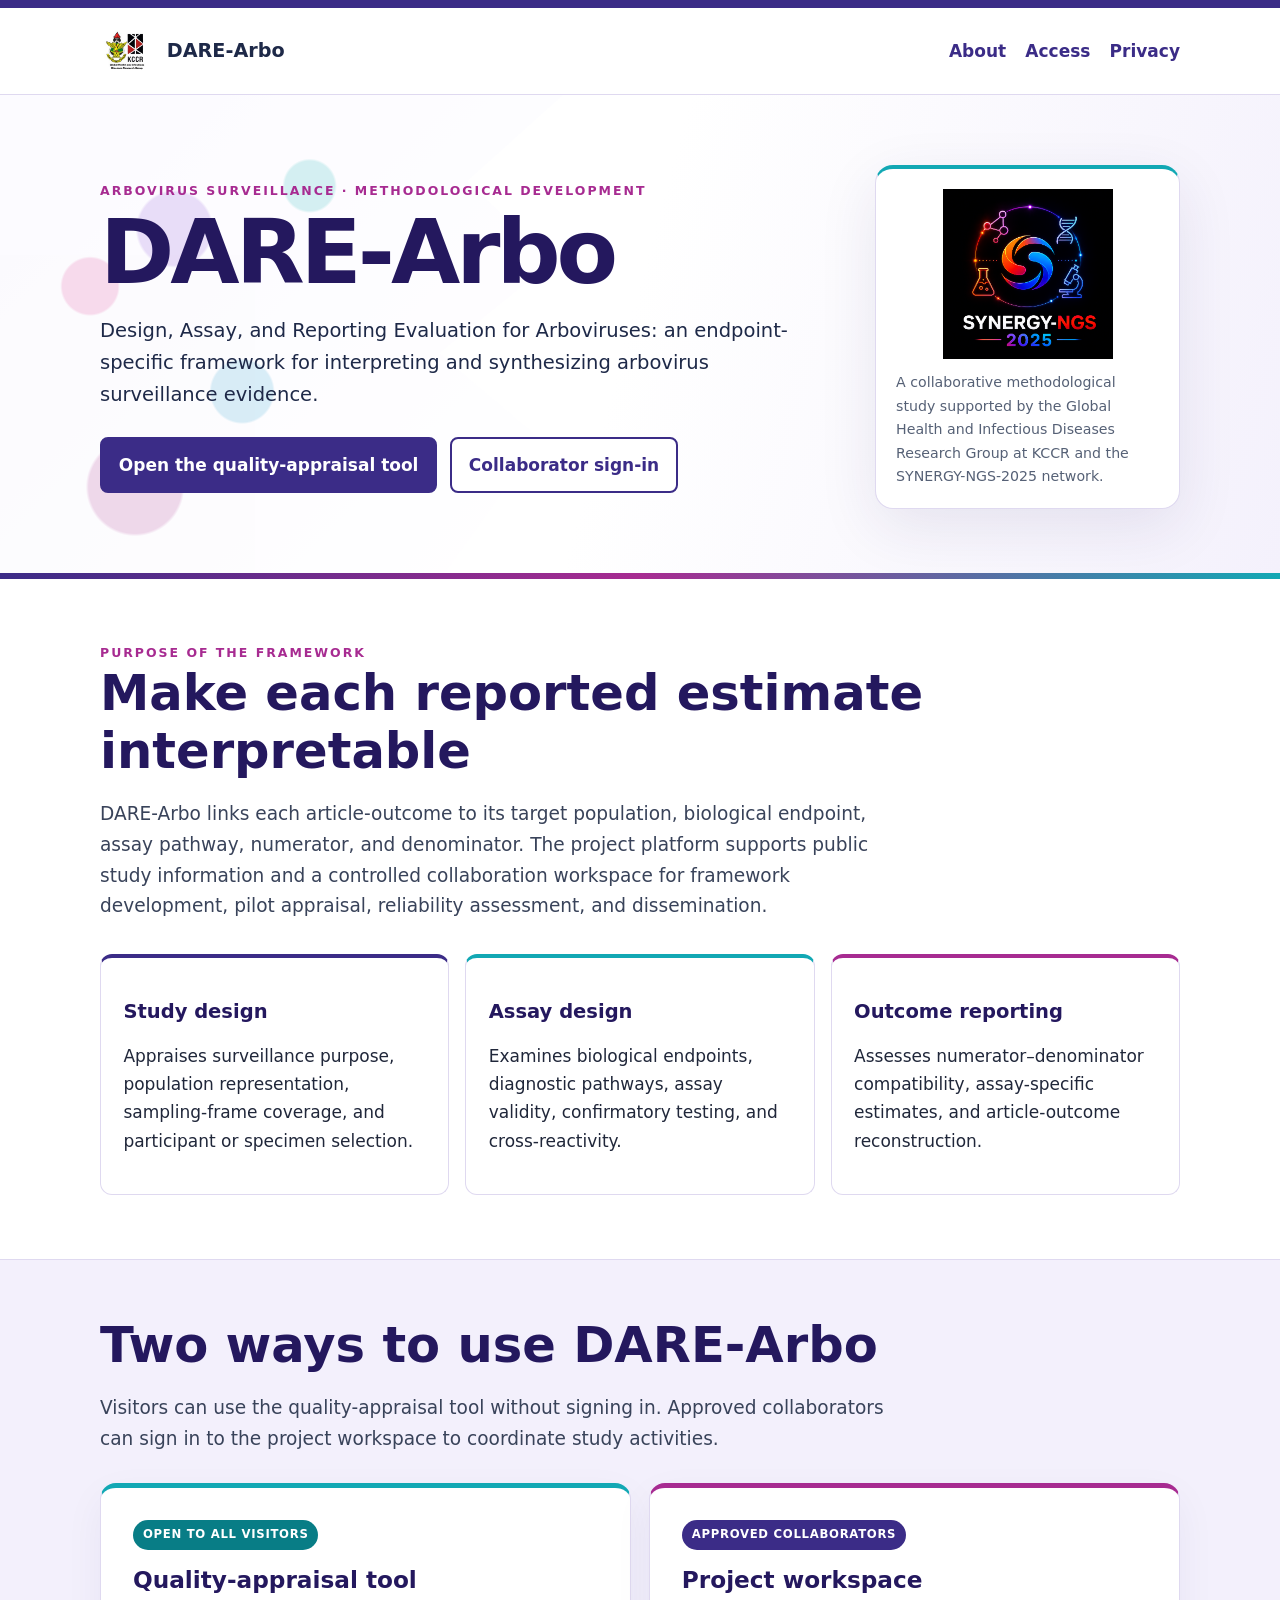
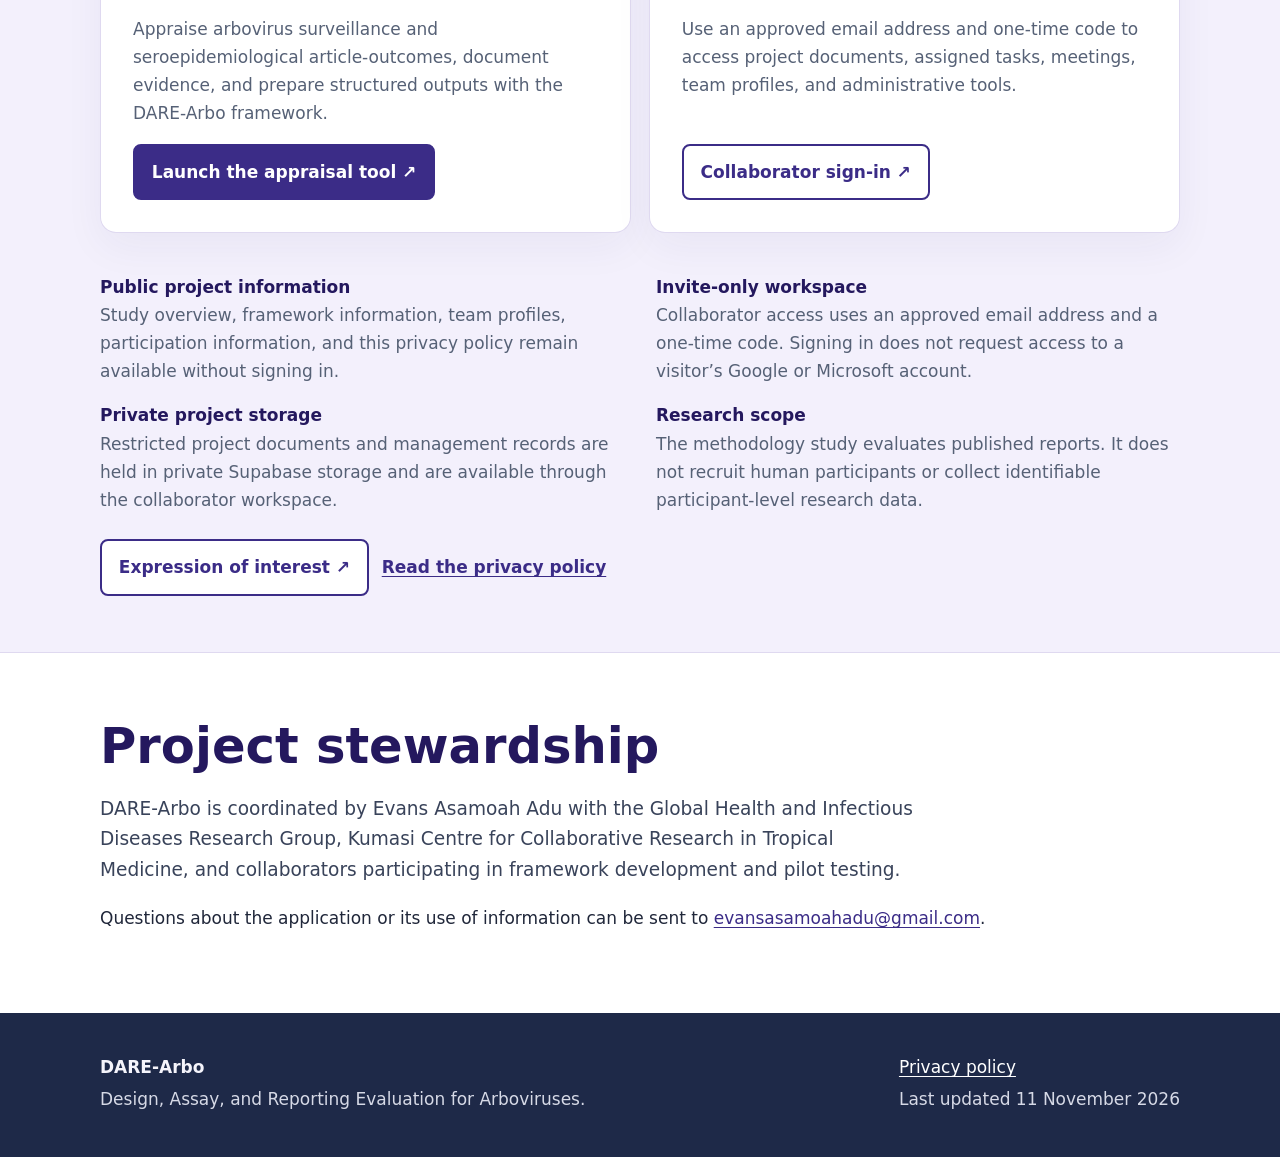
<file: docs/index.html>
<!doctype html>
<html lang="en">
<head>
  <meta charset="utf-8">
  <meta name="viewport" content="width=device-width,initial-scale=1">
  <meta name="google-site-verification" content="gFUFpt758JYcYrTgXXClX9mncqXUtRi1PRnjrYZKOCc">
  <title>DARE-Arbo | Arbovirus evidence appraisal</title>
  <meta name="description" content="DARE-Arbo is an endpoint-specific framework for appraising arbovirus surveillance and seroepidemiological evidence.">
  <link rel="stylesheet" href="assets/site.css">
</head>
<body>
<a class="skip" href="#main">Skip to content</a>
<header class="site-header">
  <nav class="nav" aria-label="Primary navigation">
    <a class="brand" href="./"><img src="assets/ghid-kccr.jpeg" alt="GHID and KCCR logo"><span>DARE-Arbo</span></a>
    <div class="nav-links"><a href="#about">About</a><a href="#access">Access</a><a href="privacy.html">Privacy</a></div>
  </nav>
</header>
<main id="main">
  <div class="hero">
    <div class="hero-inner">
      <div>
        <div class="eyebrow">Arbovirus surveillance · methodological development</div>
        <h1>DARE-Arbo</h1>
        <p>Design, Assay, and Reporting Evaluation for Arboviruses: an endpoint-specific framework for interpreting and synthesizing arbovirus surveillance evidence.</p>
        <div class="actions"><a class="button" href="https://dare-arbo-tool.streamlit.app/">Open the quality-appraisal tool</a><a class="button secondary" href="https://dare-arbo-pg.streamlit.app/">Collaborator sign-in</a></div>
      </div>
      <aside class="hero-card" aria-label="Project collaboration"><img src="assets/synergy-ngs.png" alt="SYNERGY-NGS-2025 logo"><small>A collaborative methodological study supported by the Global Health and Infectious Diseases Research Group at KCCR and the SYNERGY-NGS-2025 network.</small></aside>
    </div>
  </div>

  <section id="about">
    <div class="eyebrow">Purpose of the framework</div>
    <h2>Make each reported estimate interpretable</h2>
    <p class="lead">DARE-Arbo links each article-outcome to its target population, biological endpoint, assay pathway, numerator, and denominator. The project platform supports public study information and a controlled collaboration workspace for framework development, pilot appraisal, reliability assessment, and dissemination.</p>
    <div class="grid">
      <article class="card"><h3>Study design</h3><p>Appraises surveillance purpose, population representation, sampling-frame coverage, and participant or specimen selection.</p></article>
      <article class="card"><h3>Assay design</h3><p>Examines biological endpoints, diagnostic pathways, assay validity, confirmatory testing, and cross-reactivity.</p></article>
      <article class="card"><h3>Outcome reporting</h3><p>Assesses numerator–denominator compatibility, assay-specific estimates, and article-outcome reconstruction.</p></article>
    </div>
  </section>

  <div class="band"><section id="access">
    <h2>Two ways to use DARE-Arbo</h2>
    <p class="lead">Visitors can use the quality-appraisal tool without signing in. Approved collaborators can sign in to the project workspace to coordinate study activities.</p>
    <div class="destination-grid">
      <article class="destination-card tool-card">
        <span class="badge open">Open to all visitors</span>
        <h3>Quality-appraisal tool</h3>
        <p>Appraise arbovirus surveillance and seroepidemiological article-outcomes, document evidence, and prepare structured outputs with the DARE-Arbo framework.</p>
        <a class="button" href="https://dare-arbo-tool.streamlit.app/">Launch the appraisal tool ↗</a>
      </article>
      <article class="destination-card workspace-card">
        <span class="badge restricted">Approved collaborators</span>
        <h3>Project workspace</h3>
        <p>Use an approved email address and one-time code to access project documents, assigned tasks, meetings, team profiles, and administrative tools.</p>
        <a class="button secondary" href="https://dare-arbo-pg.streamlit.app/">Collaborator sign-in ↗</a>
      </article>
    </div>
    <div class="facts">
      <div class="fact"><strong>Public project information</strong><span>Study overview, framework information, team profiles, participation information, and this privacy policy remain available without signing in.</span></div>
      <div class="fact"><strong>Invite-only workspace</strong><span>Collaborator access uses an approved email address and a one-time code. Signing in does not request access to a visitor’s Google or Microsoft account.</span></div>
      <div class="fact"><strong>Private project storage</strong><span>Restricted project documents and management records are held in private Supabase storage and are available through the collaborator workspace.</span></div>
      <div class="fact"><strong>Research scope</strong><span>The methodology study evaluates published reports. It does not recruit human participants or collect identifiable participant-level research data.</span></div>
    </div>
    <div class="actions"><a class="button secondary" href="https://docs.google.com/forms/d/e/1FAIpQLSe5dFJ4mjU7XFID1mlbH_e0r1lHR8sOxIOkEEWdnVB3LBmgBg/viewform?usp=header">Expression of interest ↗</a><a class="text-link" href="privacy.html">Read the privacy policy</a></div>
  </section></div>

  <section>
    <h2>Project stewardship</h2>
    <p class="lead">DARE-Arbo is coordinated by Evans Asamoah Adu with the Global Health and Infectious Diseases Research Group, Kumasi Centre for Collaborative Research in Tropical Medicine, and collaborators participating in framework development and pilot testing.</p>
    <p>Questions about the application or its use of information can be sent to <a href="mailto:evansasamoahadu@gmail.com">evansasamoahadu@gmail.com</a>.</p>
  </section>
</main>
<footer class="site-footer"><div class="footer-inner"><div><strong>DARE-Arbo</strong><p>Design, Assay, and Reporting Evaluation for Arboviruses.</p></div><div><a href="privacy.html">Privacy policy</a><p>Last updated 11 November 2026</p></div></div></footer>
</body>
</html>
</file>
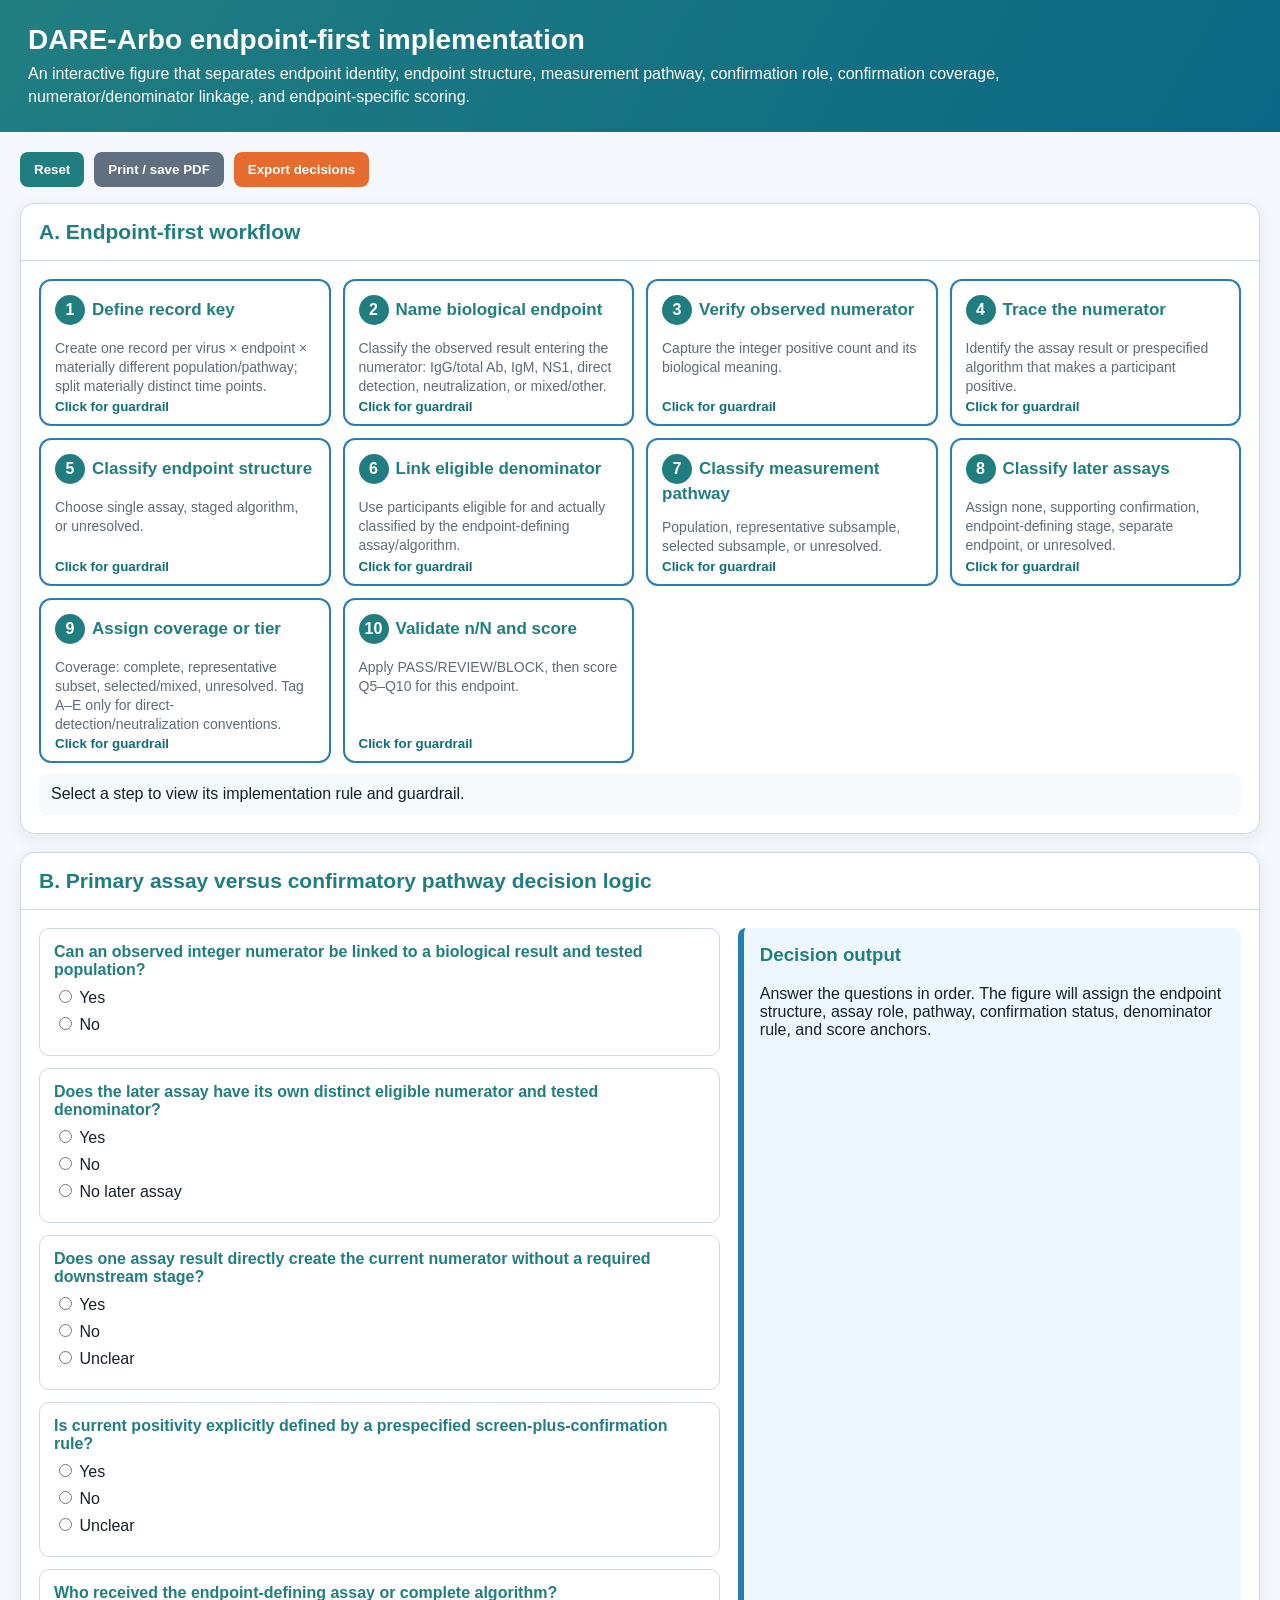
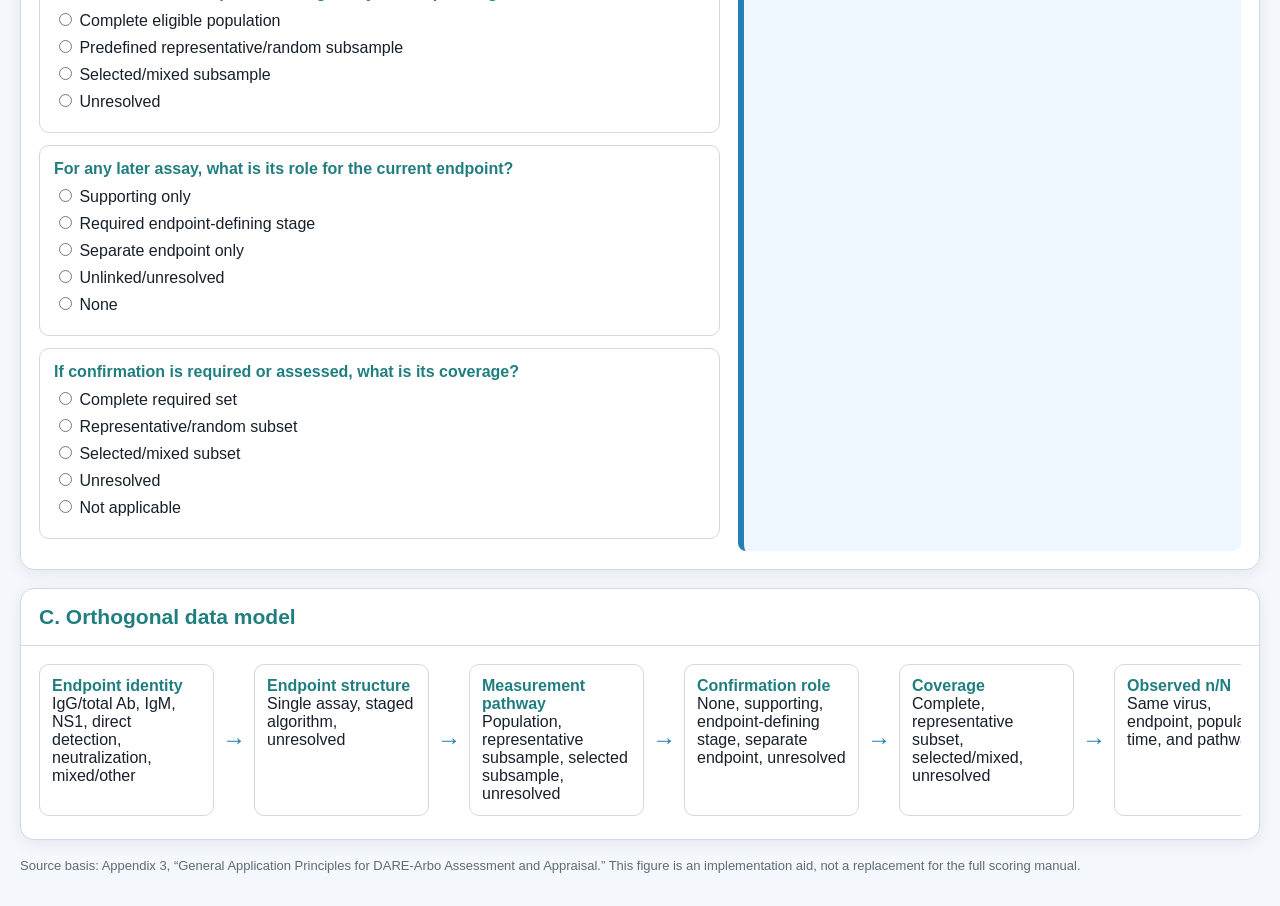
<file: DARE-Arbo_project_page/DARE-Arbo_interactive_endpoint_workflow.html>
<!DOCTYPE html>
<html lang="en">
<head>
<meta charset="utf-8" />
<meta name="viewport" content="width=device-width, initial-scale=1" />
<title>DARE-Arbo Endpoint-First Interactive Decision Figure</title>
<style>
:root{--navy:#217e80;--blue:#257eb6;--teal:#0f6f78;--green:#2e7d32;--orange:#e56b2f;--purple:#9c278f;--red:#b42318;--ink:#17202a;--muted:#5f6b76;--line:#cfd8e3;--bg:#f4f7fb;--white:#fff}
*{box-sizing:border-box} body{margin:0;background:var(--bg);font-family:Arial,Helvetica,sans-serif;color:var(--ink)}
header{background:linear-gradient(120deg,var(--navy),#0b6785);color:#fff;padding:24px 28px} header h1{margin:0 0 6px;font-size:28px} header p{margin:0;max-width:1050px;line-height:1.45}
main{max-width:1440px;margin:auto;padding:20px}.toolbar{display:flex;gap:10px;flex-wrap:wrap;margin-bottom:16px}.btn{border:0;border-radius:8px;padding:10px 14px;font-weight:700;cursor:pointer;background:var(--navy);color:#fff}.btn.secondary{background:#607080}.btn.warn{background:var(--orange)}
.panel{background:#fff;border:1px solid var(--line);border-radius:14px;box-shadow:0 4px 16px #153d6312;margin-bottom:18px}.panel h2{margin:0;padding:16px 18px;border-bottom:1px solid var(--line);color:var(--navy);font-size:21px}.panel-body{padding:18px}
.workflow{display:grid;grid-template-columns:repeat(4,1fr);gap:12px}.step{border:2px solid var(--blue);border-radius:12px;padding:14px;background:#fff;cursor:pointer;min-height:130px;position:relative}.step.active{background:#eaf6ff;box-shadow:0 0 0 3px #0877bd33}.step.complete{border-color:var(--green)}.step .n{display:inline-grid;place-items:center;width:30px;height:30px;border-radius:50%;background:var(--navy);color:#fff;font-weight:800;margin-right:7px}.step h3{display:inline;font-size:17px;color:var(--navy)}.step p{font-size:14px;color:var(--muted);line-height:1.35}.step small{position:absolute;bottom:10px;left:14px;color:var(--teal);font-weight:700}
.grid2{display:grid;grid-template-columns:1.15fr .85fr;gap:18px}.question{padding:14px;border:1px solid var(--line);border-radius:10px;margin-bottom:12px}.question strong{display:block;margin-bottom:8px;color:var(--navy)}label{display:block;margin:7px 0;cursor:pointer}.result{border-left:6px solid var(--blue);background:#eef7ff;padding:16px;border-radius:8px;min-height:180px}.result h3{margin-top:0;color:var(--navy)}.pill{display:inline-block;padding:5px 9px;border-radius:99px;margin:3px 5px 3px 0;background:#dceaf7;color:var(--navy);font-weight:700;font-size:12px}.danger{background:#fff0ef;color:var(--red)}.good{background:#eaf6eb;color:var(--green)}
.logic{display:flex;align-items:stretch;gap:8px;overflow:auto;padding-bottom:5px}.node{min-width:175px;border:1px solid var(--line);border-radius:10px;padding:12px;background:#fff}.node b{color:var(--navy)}.arrow{align-self:center;font-size:24px;color:var(--blue)}
.audit{display:grid;grid-template-columns:repeat(3,1fr);gap:12px}.card{border:1px solid var(--line);border-top:5px solid var(--orange);border-radius:10px;padding:14px}.card h3{margin:0 0 8px;color:var(--navy);font-size:17px}.card p,.card li{font-size:14px;line-height:1.4}.card.green{border-top-color:var(--green)}.card.red{border-top-color:var(--red)}
.hidden{display:none}.source{font-size:13px;color:var(--muted)}.definition{padding:12px;background:#f7fafc;border-radius:8px;margin-top:10px}.footer-note{font-size:12px;color:var(--muted);margin-top:10px}
@media(max-width:950px){.workflow{grid-template-columns:repeat(2,1fr)}.grid2,.audit{grid-template-columns:1fr}}@media(max-width:560px){.workflow{grid-template-columns:1fr}}
@media print{.toolbar{display:none}.panel{break-inside:avoid;box-shadow:none}body{background:#fff}}
</style></head>
<body><header><h1>DARE-Arbo endpoint-first implementation</h1><p>An interactive figure that separates endpoint identity, endpoint structure, measurement pathway, confirmation role, confirmation coverage, numerator/denominator linkage, and endpoint-specific scoring.</p></header>
<main>
<div class="toolbar"><button class="btn" onclick="resetAll()">Reset</button><button class="btn secondary" onclick="window.print()">Print / save PDF</button><button class="btn warn" onclick="downloadJSON()">Export decisions</button></div>
<section class="panel"><h2>A. Endpoint-first workflow</h2><div class="panel-body"><div class="workflow" id="workflow"></div><div id="stepDetail" class="definition">Select a step to view its implementation rule and guardrail.</div></div></section>
<section class="panel"><h2>B. Primary assay versus confirmatory pathway decision logic</h2><div class="panel-body grid2"><div id="questions"></div><div class="result" id="result"><h3>Decision output</h3><p>Answer the questions in order. The figure will assign the endpoint structure, assay role, pathway, confirmation status, denominator rule, and score anchors.</p></div></div></section>
<section class="panel"><h2>C. Orthogonal data model</h2><div class="panel-body"><div class="logic"><div class="node"><b>Endpoint identity</b><br>IgG/total Ab, IgM, NS1, direct detection, neutralization, mixed/other</div><div class="arrow">→</div><div class="node"><b>Endpoint structure</b><br>Single assay, staged algorithm, unresolved</div><div class="arrow">→</div><div class="node"><b>Measurement pathway</b><br>Population, representative subsample, selected subsample, unresolved</div><div class="arrow">→</div><div class="node"><b>Confirmation role</b><br>None, supporting, endpoint-defining stage, separate endpoint, unresolved</div><div class="arrow">→</div><div class="node"><b>Coverage</b><br>Complete, representative subset, selected/mixed, unresolved</div><div class="arrow">→</div><div class="node"><b>Observed n/N</b><br>Same virus, endpoint, population, time, and pathway</div><div class="arrow">→</div><div class="node"><b>Scoring</b><br>Q5–Q10 for this endpoint only</div></div></div></section>
</div></section>
<p class="source">Source basis: Appendix 3, “General Application Principles for DARE-Arbo Assessment and Appraisal.” This figure is an implementation aid, not a replacement for the full scoring manual.</p>
</main>
<script>
const steps=[
['Define record key','Create one record per virus × endpoint × materially different population/pathway; split materially distinct time points.','Do not let one article-level record merge incompatible denominators.'],
['Name biological endpoint','Classify the observed result entering the numerator: IgG/total Ab, IgM, NS1, direct detection, neutralization, or mixed/other.','Do not classify from the title, clinical label, or most sophisticated assay mentioned.'],
['Verify observed numerator','Capture the integer positive count and its biological meaning.','Do not back-calculate integer events from a rounded prevalence.'],
['Trace the numerator','Identify the assay result or prespecified algorithm that makes a participant positive.','For staged pathways, store the screen and all required downstream stages separately.'],
['Classify endpoint structure','Choose single assay, staged algorithm, or unresolved.','A later optional verification test does not make the primary endpoint staged.'],
['Link eligible denominator','Use participants eligible for and actually classified by the endpoint-defining assay/algorithm.','Match virus, endpoint, time, population, and measurement pathway.'],
['Classify measurement pathway','Population, representative subsample, selected subsample, or unresolved.','This axis is independent of assay validity and confirmation tier.'],
['Classify later assays','Assign none, supporting confirmation, endpoint-defining stage, separate endpoint, or unresolved.','A method may create a separate endpoint and also support Q6c only if linkage is explicit.'],
['Assign coverage or tier','Coverage: complete, representative subset, selected/mixed, unresolved. Tag A–E only for direct-detection/neutralization conventions.','Tier A is a primary-endpoint tag, not confirmation coverage.'],
['Validate n/N and score','Apply PASS/REVIEW/BLOCK, then score Q5–Q10 for this endpoint.','Q6a/Q6b follow the numerator-producing assay/algorithm; Q6c follows independent confirmation.']];
const wf=document.getElementById('workflow');steps.forEach((s,i)=>{let d=document.createElement('div');d.className='step';d.innerHTML=`<span class="n">${i+1}</span><h3>${s[0]}</h3><p>${s[1]}</p><small>Click for guardrail</small>`;d.onclick=()=>{document.querySelectorAll('.step').forEach(x=>x.classList.remove('active'));d.classList.add('active');document.getElementById('stepDetail').innerHTML=`<b>${s[0]}</b><br>${s[1]}<br><span style="color:#b42318"><b>Guardrail:</b> ${s[2]}</span>`};wf.appendChild(d)});
const qs=[
['q1','Can an observed integer numerator be linked to a biological result and tested population?',['Yes','No']],
['q2','Does the later assay have its own distinct eligible numerator and tested denominator?',['Yes','No','No later assay']],
['q3','Does one assay result directly create the current numerator without a required downstream stage?',['Yes','No','Unclear']],
['q4','Is current positivity explicitly defined by a prespecified screen-plus-confirmation rule?',['Yes','No','Unclear']],
['q5','Who received the endpoint-defining assay or complete algorithm?',['Complete eligible population','Predefined representative/random subsample','Selected/mixed subsample','Unresolved']],
['q6','For any later assay, what is its role for the current endpoint?',['Supporting only','Required endpoint-defining stage','Separate endpoint only','Unlinked/unresolved','None']],
['q7','If confirmation is required or assessed, what is its coverage?',['Complete required set','Representative/random subset','Selected/mixed subset','Unresolved','Not applicable']]
];
const qbox=document.getElementById('questions');qs.forEach(q=>{let x=document.createElement('div');x.className='question';x.innerHTML=`<strong>${q[1]}</strong>`+q[2].map(v=>`<label><input type="radio" name="${q[0]}" value="${v}" onchange="evaluateLogic()"> ${v}</label>`).join('');qbox.appendChild(x)});
function val(n){let e=document.querySelector(`input[name=${n}]:checked`);return e?e.value:null}
function evaluateLogic(){let a=Object.fromEntries(qs.map(q=>[q[0],val(q[0])]));let out=[],status='REVIEW',cls='danger';
if(a.q1==='No'){out=['UNRESOLVED_ENDPOINT','No count-based extraction','Q8 = 0','Adjudication required'];status='BLOCK'}
else if(a.q1==='Yes'){
 if(a.q2==='Yes') out.push('CREATE_SEPARATE_ENDPOINT_RECORD');
 if(a.q4==='Yes'){out.push('STAGED_ALGORITHM','Final algorithm-positive n / all entrants, only if all required stages complete');}
 else if(a.q3==='Yes'){out.push('SINGLE_ASSAY_ENDPOINT','Assay-positive n / assay-tested N');}
 else out.push('ENDPOINT_STRUCTURE_UNRESOLVED');
 if(a.q5) out.push('Measurement pathway: '+a.q5);
 if(a.q6) out.push('Confirmation role: '+a.q6);
 if(a.q7) out.push('Confirmation coverage: '+a.q7);
 const directNote='If direct detection or neutralization itself creates the numerator, add TIER_A_PRIMARY_ENDPOINT; do not call this confirmation.';out.push(directNote);
 if(a.q4==='Yes'&&a.q7==='Complete required set'){out.push('TIER_B tag when the staged endpoint is direct detection or neutralization');}
 if(a.q7==='Representative/random subset')out.push('TIER_C_VERIFICATION: raw n/N uses verified subset');
 if(a.q7==='Selected/mixed subset')out.push('TIER_D_SELECTED_VERIFICATION: no unrestricted prevalence');
 if(a.q7==='Unresolved')out.push('TIER_E_UNRESOLVED: no confirmation-based prevalence');
 if(a.q3==='Yes'||(a.q4==='Yes'&&a.q7==='Complete required set')){status='PASS';cls='good'}
}
document.getElementById('result').innerHTML=`<h3>Decision output <span class="pill ${cls}">${status}</span></h3>`+out.map(x=>`<div class="pill">${x}</div>`).join('')+`<div class="definition"><b>Score anchors</b><br>Q6a/Q6b: numerator-producing assay or complete algorithm.<br>Q6c: independent linked confirmation only.<br>Q7: consistency of the endpoint-defining procedure.<br>Q8: observed, matched n/N.</div>`;localStorage.setItem('dareArboDecisions',JSON.stringify(a));}
function resetAll(){document.querySelectorAll('input[type=radio]').forEach(x=>x.checked=false);localStorage.removeItem('dareArboDecisions');document.getElementById('result').innerHTML='<h3>Decision output</h3><p>Answer the questions in order.</p>';document.querySelectorAll('.step').forEach(x=>x.classList.remove('active'))}
function downloadJSON(){let data=localStorage.getItem('dareArboDecisions')||'{}';let b=new Blob([data],{type:'application/json'}),u=URL.createObjectURL(b),a=document.createElement('a');a.href=u;a.download='DARE-Arbo_endpoint_decisions.json';a.click();URL.revokeObjectURL(u)}
</script></body></html>
</file>
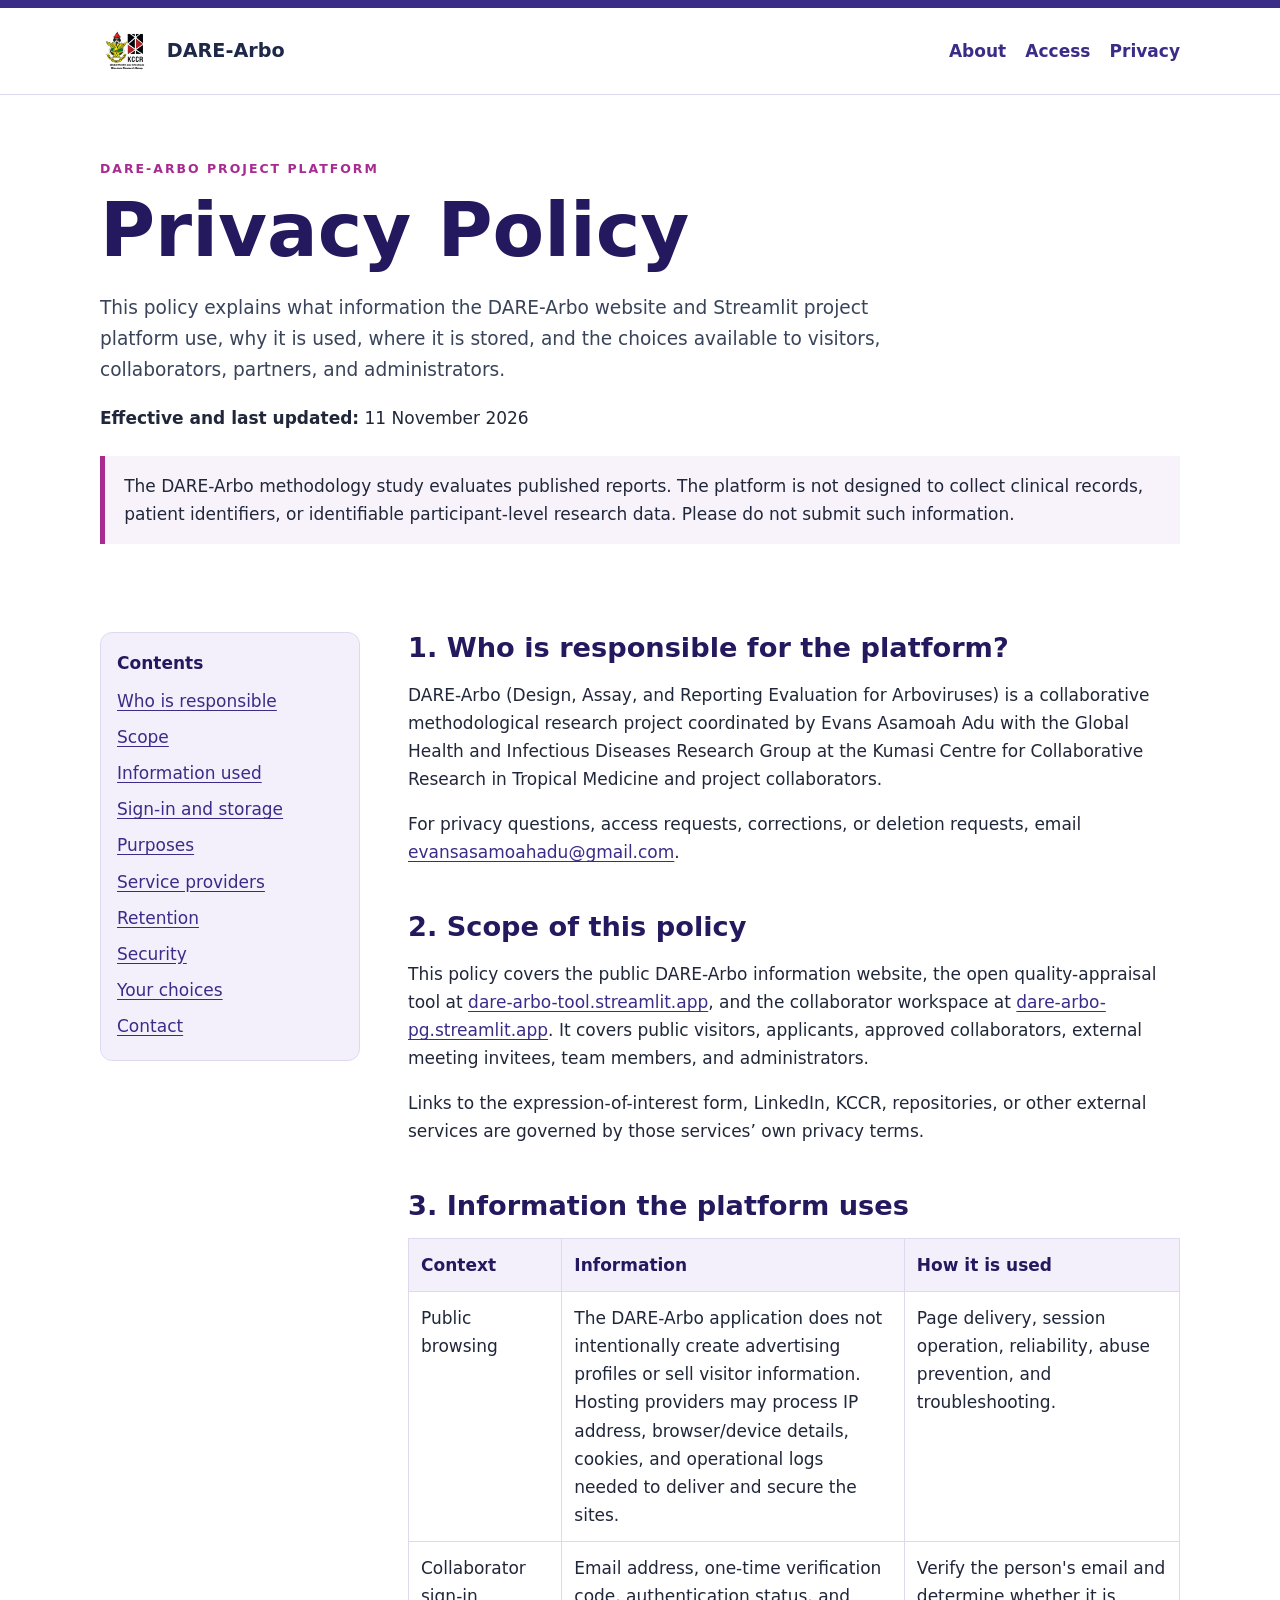
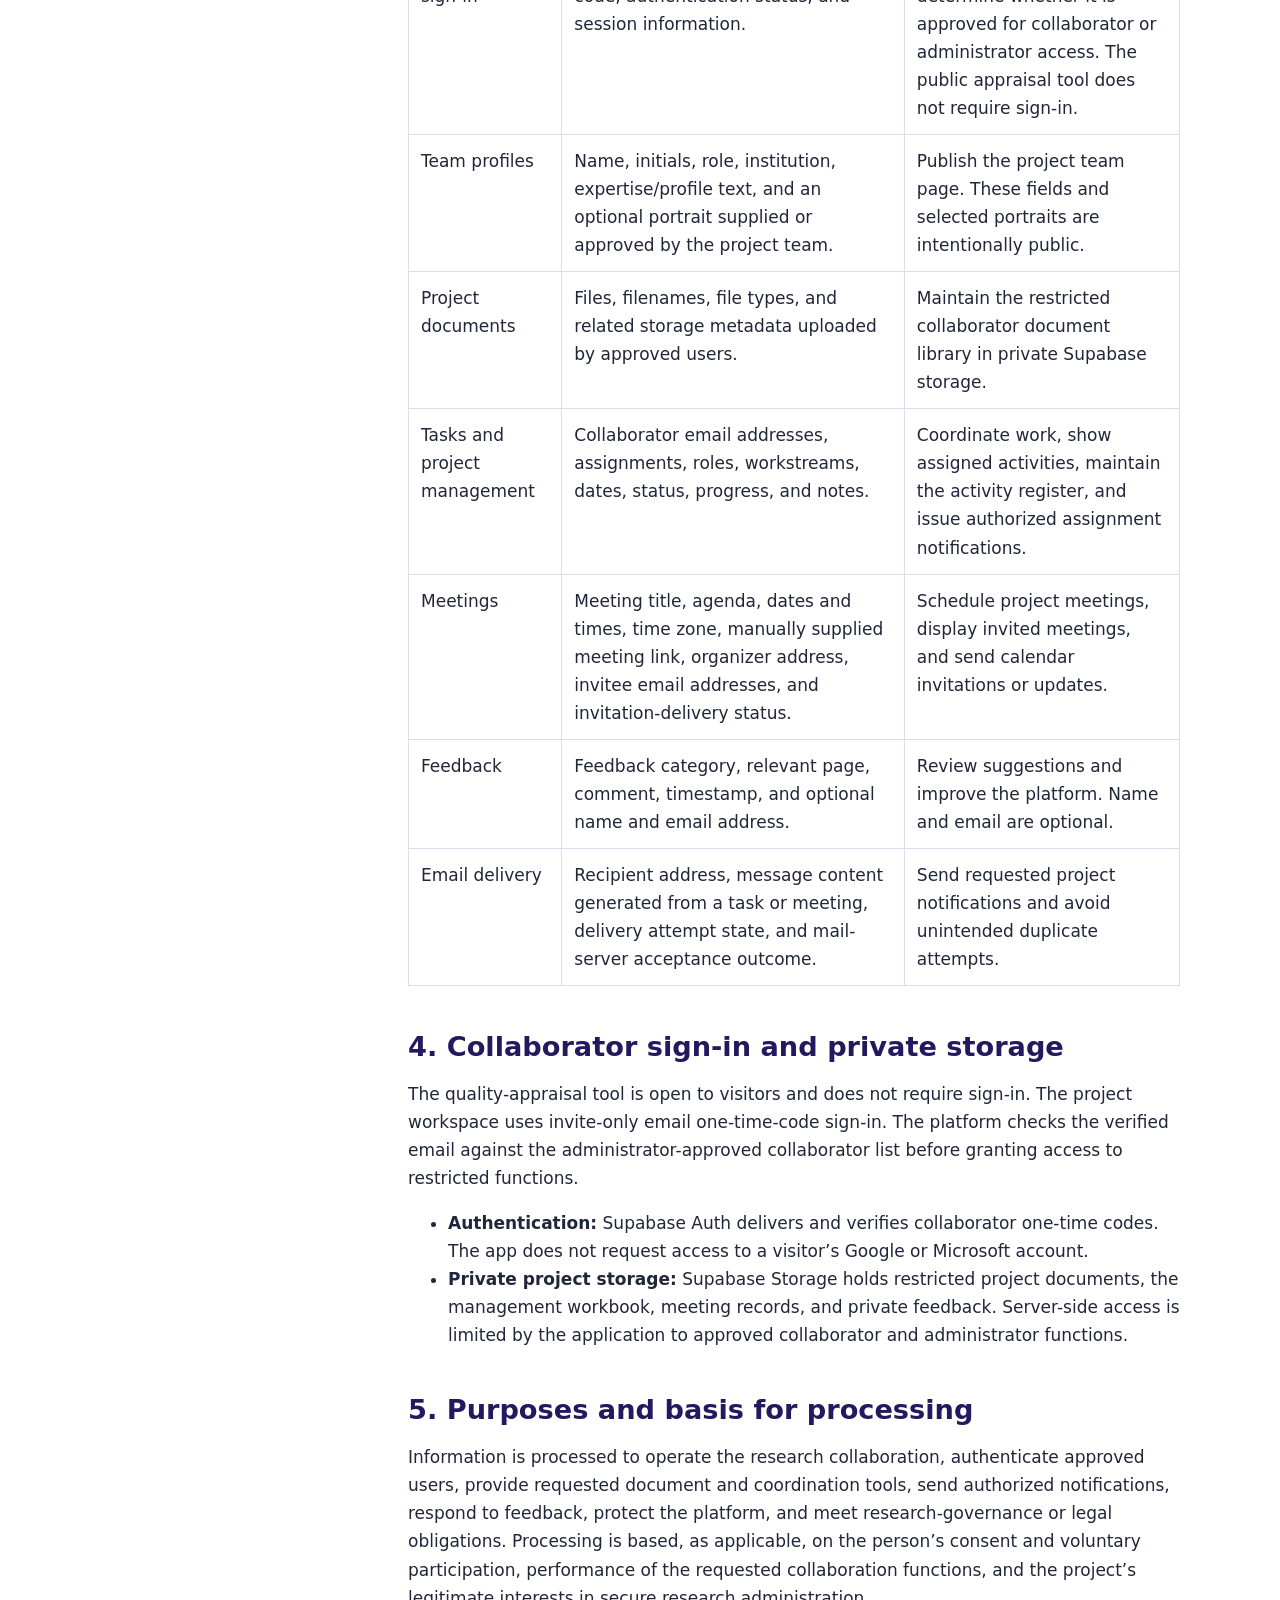
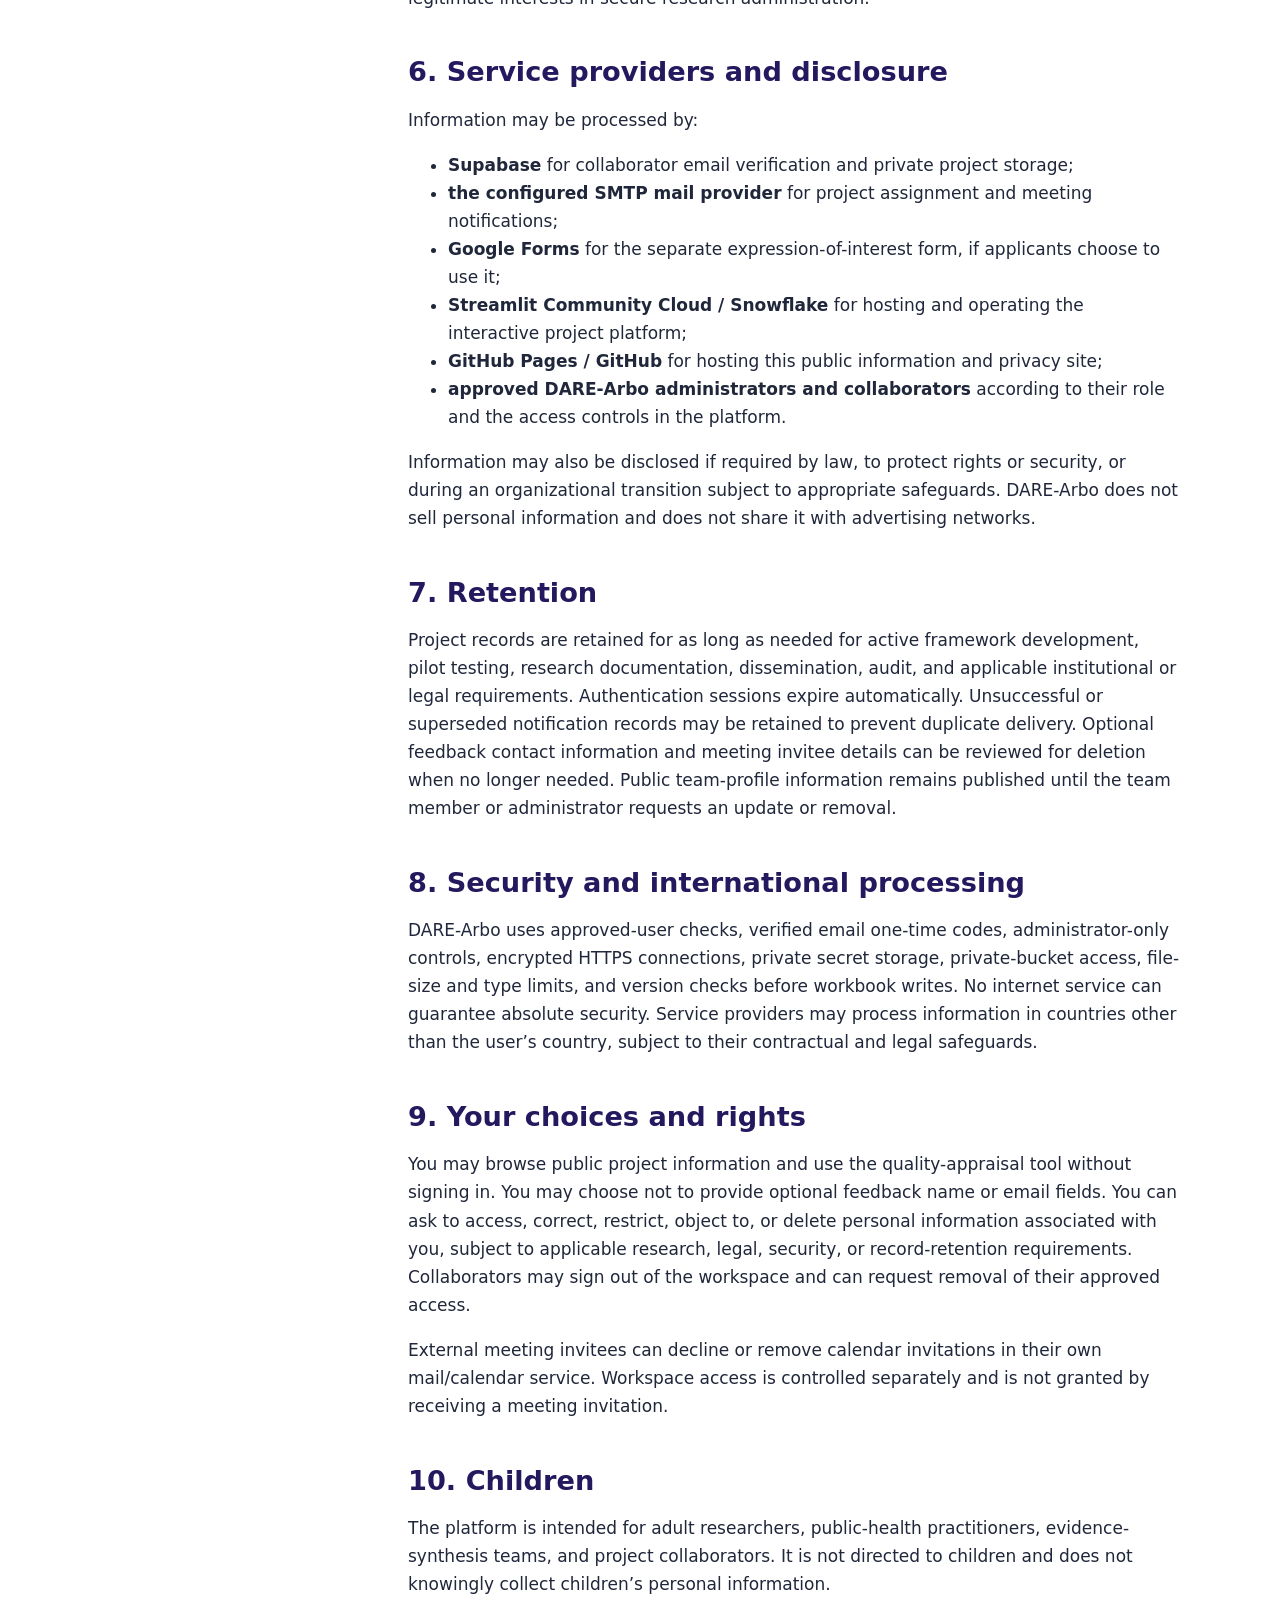
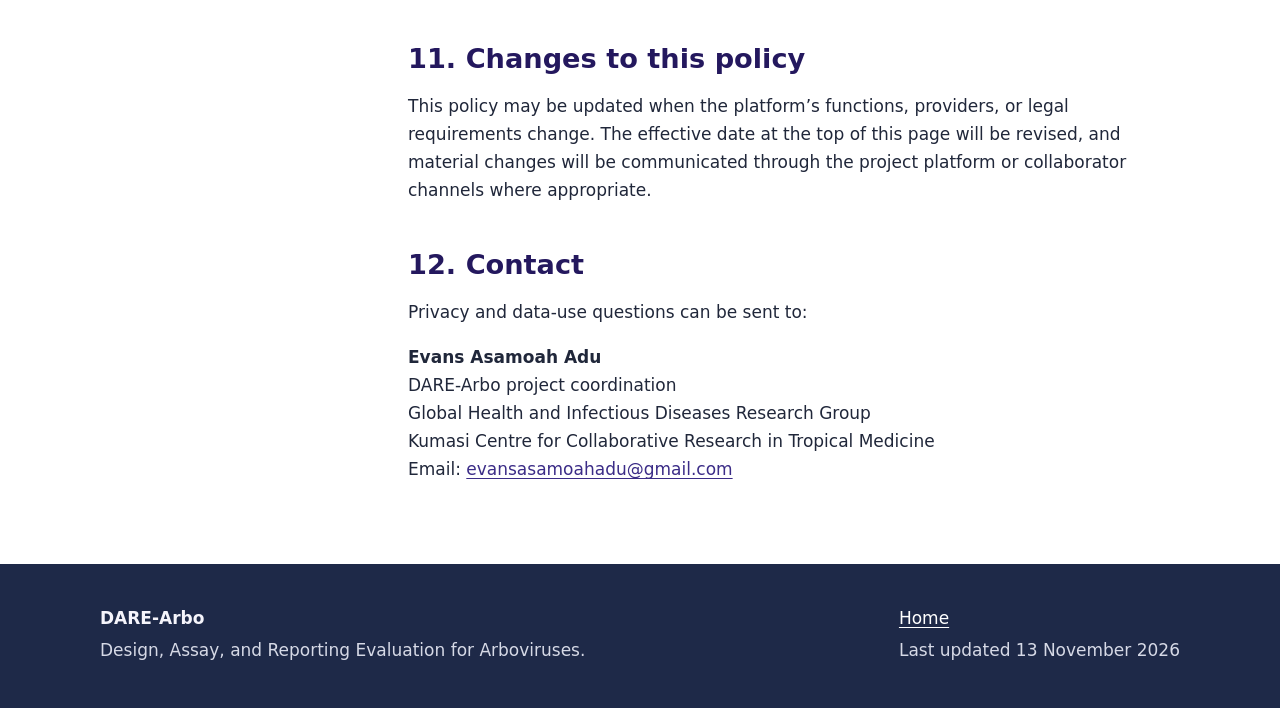
<file: docs/privacy.html>
<!doctype html>
<html lang="en">
<head>
  <meta charset="utf-8">
  <meta name="viewport" content="width=device-width,initial-scale=1">
  <title>Privacy Policy | DARE-Arbo</title>
  <meta name="description" content="Privacy policy for the DARE-Arbo study and collaboration platform.">
  <link rel="stylesheet" href="assets/site.css">
</head>
<body>
<a class="skip" href="#main">Skip to content</a>
<header class="site-header"><nav class="nav" aria-label="Primary navigation"><a class="brand" href="./"><img src="assets/ghid-kccr.jpeg" alt="GHID and KCCR logo"><span>DARE-Arbo</span></a><div class="nav-links"><a href="index.html#about">About</a><a href="index.html#access">Access</a><a aria-current="page" href="privacy.html">Privacy</a></div></nav></header>
<main id="main">
  <section>
    <div class="eyebrow">DARE-Arbo project platform</div>
    <h1 style="font-size:clamp(2.7rem,7vw,4.7rem);margin:.4rem 0">Privacy Policy</h1>
    <p class="lead">This policy explains what information the DARE-Arbo website and Streamlit project platform use, why it is used, where it is stored, and the choices available to visitors, collaborators, partners, and administrators.</p>
    <p><strong>Effective and last updated:</strong> 11 November 2026</p>
    <div class="notice">The DARE-Arbo methodology study evaluates published reports. The platform is not designed to collect clinical records, patient identifiers, or identifiable participant-level research data. Please do not submit such information.</div>
  </section>
  <section style="padding-top:0">
    <div class="privacy-layout">
      <aside class="toc" aria-label="Policy contents"><strong>Contents</strong><a href="#controller">Who is responsible</a><a href="#scope">Scope</a><a href="#information">Information used</a><a href="#identity">Sign-in and storage</a><a href="#purposes">Purposes</a><a href="#sharing">Service providers</a><a href="#retention">Retention</a><a href="#security">Security</a><a href="#choices">Your choices</a><a href="#contact">Contact</a></aside>
      <article class="policy">
        <h2 id="controller">1. Who is responsible for the platform?</h2>
        <p>DARE-Arbo (Design, Assay, and Reporting Evaluation for Arboviruses) is a collaborative methodological research project coordinated by Evans Asamoah Adu with the Global Health and Infectious Diseases Research Group at the Kumasi Centre for Collaborative Research in Tropical Medicine and project collaborators.</p>
        <p>For privacy questions, access requests, corrections, or deletion requests, email <a href="mailto:evansasamoahadu@gmail.com">evansasamoahadu@gmail.com</a>.</p>

        <h2 id="scope">2. Scope of this policy</h2>
        <p>This policy covers the public DARE-Arbo information website, the open quality-appraisal tool at <a href="https://dare-arbo-tool.streamlit.app/">dare-arbo-tool.streamlit.app</a>, and the collaborator workspace at <a href="https://dare-arbo-pg.streamlit.app/">dare-arbo-pg.streamlit.app</a>. It covers public visitors, applicants, approved collaborators, external meeting invitees, team members, and administrators.</p>
        <p>Links to the expression-of-interest form, LinkedIn, KCCR, repositories, or other external services are governed by those services’ own privacy terms.</p>

        <h2 id="information">3. Information the platform uses</h2>
        <table><thead><tr><th>Context</th><th>Information</th><th>How it is used</th></tr></thead><tbody>
          <tr><td>Public browsing</td><td>The DARE-Arbo application does not intentionally create advertising profiles or sell visitor information. Hosting providers may process IP address, browser/device details, cookies, and operational logs needed to deliver and secure the sites.</td><td>Page delivery, session operation, reliability, abuse prevention, and troubleshooting.</td></tr>
          <tr><td>Collaborator sign-in</td><td>Email address, one-time verification code, authentication status, and session information.</td><td>Verify the person's email and determine whether it is approved for collaborator or administrator access. The public appraisal tool does not require sign-in.</td></tr>
          <tr><td>Team profiles</td><td>Name, initials, role, institution, expertise/profile text, and an optional portrait supplied or approved by the project team.</td><td>Publish the project team page. These fields and selected portraits are intentionally public.</td></tr>
          <tr><td>Project documents</td><td>Files, filenames, file types, and related storage metadata uploaded by approved users.</td><td>Maintain the restricted collaborator document library in private Supabase storage.</td></tr>
          <tr><td>Tasks and project management</td><td>Collaborator email addresses, assignments, roles, workstreams, dates, status, progress, and notes.</td><td>Coordinate work, show assigned activities, maintain the activity register, and issue authorized assignment notifications.</td></tr>
          <tr><td>Meetings</td><td>Meeting title, agenda, dates and times, time zone, manually supplied meeting link, organizer address, invitee email addresses, and invitation-delivery status.</td><td>Schedule project meetings, display invited meetings, and send calendar invitations or updates.</td></tr>
          <tr><td>Feedback</td><td>Feedback category, relevant page, comment, timestamp, and optional name and email address.</td><td>Review suggestions and improve the platform. Name and email are optional.</td></tr>
          <tr><td>Email delivery</td><td>Recipient address, message content generated from a task or meeting, delivery attempt state, and mail-server acceptance outcome.</td><td>Send requested project notifications and avoid unintended duplicate attempts.</td></tr>
        </tbody></table>

        <h2 id="identity">4. Collaborator sign-in and private storage</h2>
        <p>The quality-appraisal tool is open to visitors and does not require sign-in. The project workspace uses invite-only email one-time-code sign-in. The platform checks the verified email against the administrator-approved collaborator list before granting access to restricted functions.</p>
        <ul>
          <li><strong>Authentication:</strong> Supabase Auth delivers and verifies collaborator one-time codes. The app does not request access to a visitor’s Google or Microsoft account.</li>
          <li><strong>Private project storage:</strong> Supabase Storage holds restricted project documents, the management workbook, meeting records, and private feedback. Server-side access is limited by the application to approved collaborator and administrator functions.</li>
        </ul>

        <h2 id="purposes">5. Purposes and basis for processing</h2>
        <p>Information is processed to operate the research collaboration, authenticate approved users, provide requested document and coordination tools, send authorized notifications, respond to feedback, protect the platform, and meet research-governance or legal obligations. Processing is based, as applicable, on the person’s consent and voluntary participation, performance of the requested collaboration functions, and the project’s legitimate interests in secure research administration.</p>

        <h2 id="sharing">6. Service providers and disclosure</h2>
        <p>Information may be processed by:</p>
        <ul>
          <li><strong>Supabase</strong> for collaborator email verification and private project storage;</li>
          <li><strong>the configured SMTP mail provider</strong> for project assignment and meeting notifications;</li>
          <li><strong>Google Forms</strong> for the separate expression-of-interest form, if applicants choose to use it;</li>
          <li><strong>Streamlit Community Cloud / Snowflake</strong> for hosting and operating the interactive project platform;</li>
          <li><strong>GitHub Pages / GitHub</strong> for hosting this public information and privacy site;</li>
          <li><strong>approved DARE-Arbo administrators and collaborators</strong> according to their role and the access controls in the platform.</li>
        </ul>
        <p>Information may also be disclosed if required by law, to protect rights or security, or during an organizational transition subject to appropriate safeguards. DARE-Arbo does not sell personal information and does not share it with advertising networks.</p>

        <h2 id="retention">7. Retention</h2>
        <p>Project records are retained for as long as needed for active framework development, pilot testing, research documentation, dissemination, audit, and applicable institutional or legal requirements. Authentication sessions expire automatically. Unsuccessful or superseded notification records may be retained to prevent duplicate delivery. Optional feedback contact information and meeting invitee details can be reviewed for deletion when no longer needed. Public team-profile information remains published until the team member or administrator requests an update or removal.</p>

        <h2 id="security">8. Security and international processing</h2>
        <p>DARE-Arbo uses approved-user checks, verified email one-time codes, administrator-only controls, encrypted HTTPS connections, private secret storage, private-bucket access, file-size and type limits, and version checks before workbook writes. No internet service can guarantee absolute security. Service providers may process information in countries other than the user’s country, subject to their contractual and legal safeguards.</p>

        <h2 id="choices">9. Your choices and rights</h2>
        <p>You may browse public project information and use the quality-appraisal tool without signing in. You may choose not to provide optional feedback name or email fields. You can ask to access, correct, restrict, object to, or delete personal information associated with you, subject to applicable research, legal, security, or record-retention requirements. Collaborators may sign out of the workspace and can request removal of their approved access.</p>
        <p>External meeting invitees can decline or remove calendar invitations in their own mail/calendar service. Workspace access is controlled separately and is not granted by receiving a meeting invitation.</p>

        <h2>10. Children</h2>
        <p>The platform is intended for adult researchers, public-health practitioners, evidence-synthesis teams, and project collaborators. It is not directed to children and does not knowingly collect children’s personal information.</p>

        <h2>11. Changes to this policy</h2>
        <p>This policy may be updated when the platform’s functions, providers, or legal requirements change. The effective date at the top of this page will be revised, and material changes will be communicated through the project platform or collaborator channels where appropriate.</p>

        <h2 id="contact">12. Contact</h2>
        <p>Privacy and data-use questions can be sent to:</p>
        <p><strong>Evans Asamoah Adu</strong><br>DARE-Arbo project coordination<br>Global Health and Infectious Diseases Research Group<br>Kumasi Centre for Collaborative Research in Tropical Medicine<br>Email: <a href="mailto:evansasamoahadu@gmail.com">evansasamoahadu@gmail.com</a></p>
      </article>
    </div>
  </section>
</main>
<footer class="site-footer"><div class="footer-inner"><div><strong>DARE-Arbo</strong><p>Design, Assay, and Reporting Evaluation for Arboviruses.</p></div><div><a href="./">Home</a><p>Last updated 13 November 2026</p></div></div></footer>
</body>
</html>
</file>
<file: docs/assets/site.css>
:root {
  color-scheme: light;
  --purple: #3b2c87;
  --purple-dark: #24185e;
  --magenta: #a72b91;
  --cyan: #12a8b4;
  --navy: #1e2948;
  --ink: #20273a;
  --muted: #566176;
  --paper: #fff;
  --lavender: #f3f0fc;
  --line: #dfd9f0;
  --max: 1120px;
}
* { box-sizing: border-box; }
html { scroll-behavior: smooth; }
body { margin: 0; background: var(--paper); color: var(--ink); font: 17px/1.65 system-ui, -apple-system, "Segoe UI", sans-serif; }
a { color: var(--purple); text-underline-offset: 3px; }
a:hover { color: var(--magenta); }
.skip { position: absolute; left: -9999px; }
.skip:focus { left: 1rem; top: 1rem; z-index: 10; padding: .7rem; background: #fff; }
.site-header { position: relative; z-index: 2; border-top: 8px solid var(--purple); border-bottom: 1px solid var(--line); background: #fff; }
.nav { display: flex; align-items: center; justify-content: space-between; gap: 1.5rem; max-width: var(--max); margin: auto; padding: 1rem 1.25rem; }
.brand { display: flex; align-items: center; gap: .8rem; color: var(--navy); text-decoration: none; font-size: 1.2rem; font-weight: 850; }
.brand img { width: 54px; height: 54px; object-fit: contain; }
.nav-links { display: flex; align-items: center; gap: 1.2rem; }
.nav-links a { color: var(--purple); font-weight: 700; text-decoration: none; }
.nav-links a:hover { color: var(--magenta); }
.button { display: inline-block; padding: .76rem 1.05rem; border: 2px solid var(--purple); border-radius: 8px; background: var(--purple); color: #fff !important; text-decoration: none; font-weight: 780; transition: transform .15s ease, background .15s ease; }
.button:hover { transform: translateY(-1px); background: var(--purple-dark); border-color: var(--purple-dark); }
.button.secondary { background: #fff; color: var(--purple) !important; }
.button.secondary:hover { background: var(--lavender); border-color: var(--magenta); color: var(--magenta) !important; }
.hero { position: relative; overflow: hidden; color: var(--navy); background: linear-gradient(105deg, #fff 0%, #fff 49%, #f4f1fc 100%); border-bottom: 6px solid transparent; border-image: linear-gradient(90deg, var(--purple), var(--magenta), var(--cyan)) 1; }
.hero::before { position: absolute; inset: 0 auto 0 0; width: 44%; content: ""; opacity: .18; background: radial-gradient(circle at 16% 40%, #d83a9a 0 5%, transparent 5.4%), radial-gradient(circle at 31% 28%, #8244d6 0 7%, transparent 7.5%), radial-gradient(circle at 43% 62%, #2b9ad1 0 7%, transparent 7.5%), radial-gradient(circle at 24% 82%, #a72b91 0 8%, transparent 8.5%), radial-gradient(circle at 55% 19%, #12a8b4 0 5%, transparent 5.5%), linear-gradient(135deg, #ebe5fb, #fdfcff); clip-path: polygon(0 0, 100% 0, 83% 18%, 98% 35%, 78% 54%, 96% 72%, 79% 100%, 0 100%); }
.hero-inner { position: relative; display: grid; grid-template-columns: minmax(0, 1.55fr) minmax(250px, .65fr); align-items: center; gap: 3rem; max-width: var(--max); margin: auto; padding: 4.4rem 1.25rem 4rem; }
.eyebrow { color: var(--magenta); font-size: .78rem; font-weight: 850; letter-spacing: .16em; text-transform: uppercase; }
.hero h1 { max-width: 760px; margin: .5rem 0 1.1rem; color: var(--purple-dark); font-size: clamp(3rem, 8vw, 5.6rem); line-height: .95; letter-spacing: -.045em; }
.hero p { max-width: 760px; font-size: 1.22rem; }
.hero-card { padding: 1.25rem; border: 1px solid var(--line); border-top: 4px solid var(--cyan); border-radius: 18px; background: #fff; box-shadow: 0 18px 60px #28205b18; }
.hero-card img { display: block; width: 100%; max-height: 170px; object-fit: contain; }
.hero-card small { display: block; margin-top: .75rem; color: var(--muted); }
.actions { display: flex; flex-wrap: wrap; align-items: center; gap: .8rem; margin-top: 1.6rem; }
main section { max-width: var(--max); margin: auto; padding: 4rem 1.25rem; }
h1, h2, h3 { line-height: 1.18; color: var(--purple-dark); }
h2 { margin: 0 0 1rem; font-size: clamp(2rem, 5vw, 3.1rem); }
h3 { font-size: 1.22rem; }
.lead { max-width: 820px; color: #39435a; font-size: 1.16rem; }
.grid { display: grid; grid-template-columns: repeat(3, minmax(0, 1fr)); gap: 1rem; margin-top: 2rem; }
.card { padding: 1.4rem; border: 1px solid var(--line); border-top: 4px solid var(--purple); border-radius: 12px; background: #fff; }
.card:nth-child(2) { border-top-color: var(--cyan); }
.card:nth-child(3) { border-top-color: var(--magenta); }
.band { border-block: 1px solid var(--line); background: var(--lavender); }
.band section { padding-block: 3.5rem; }
.destination-grid { display: grid; grid-template-columns: repeat(2, minmax(0, 1fr)); gap: 1.1rem; margin: 1.8rem 0 2.5rem; }
.destination-card { display: flex; flex-direction: column; align-items: flex-start; padding: clamp(1.3rem, 3vw, 2rem); border: 1px solid var(--line); border-radius: 16px; background: #fff; box-shadow: 0 14px 40px #28205b0d; }
.destination-card h3 { margin: 1rem 0 .3rem; font-size: 1.45rem; }
.destination-card p { flex: 1; color: var(--muted); }
.tool-card { border-top: 5px solid var(--cyan); }
.workspace-card { border-top: 5px solid var(--magenta); }
.badge { display: inline-block; padding: .32rem .62rem; border-radius: 999px; font-size: .73rem; font-weight: 850; letter-spacing: .06em; text-transform: uppercase; }
.badge.open { color: #fff; background: #087d86; }
.badge.restricted { color: #fff; background: var(--purple); }
.facts { display: grid; grid-template-columns: repeat(2, minmax(0, 1fr)); gap: 1rem 2rem; }
.fact strong { display: block; color: var(--purple-dark); }
.fact span { color: var(--muted); }
.text-link { color: var(--purple); font-weight: 750; }
.privacy-layout { display: grid; grid-template-columns: 260px minmax(0, 1fr); align-items: start; gap: 3rem; }
.toc { position: sticky; top: 1rem; padding: 1rem; border: 1px solid var(--line); border-radius: 12px; background: var(--lavender); }
.toc strong { display: block; margin-bottom: .4rem; color: var(--purple-dark); }
.toc a { display: block; padding: .25rem 0; }
.policy h2 { margin-top: 2.8rem; font-size: 1.7rem; }
.policy h2:first-child { margin-top: 0; }
.policy table { width: 100%; margin: 1rem 0; border-collapse: collapse; }
.policy th, .policy td { padding: .75rem; border: 1px solid var(--line); text-align: left; vertical-align: top; }
.policy th { background: var(--lavender); color: var(--purple-dark); }
.notice { margin: 1.5rem 0; padding: 1rem 1.2rem; border-left: 5px solid var(--magenta); background: #f8f3fb; }
.site-footer { background: var(--navy); color: #f5f4fb; }
.footer-inner { display: flex; flex-wrap: wrap; justify-content: space-between; gap: 2rem; max-width: var(--max); margin: auto; padding: 2.5rem 1.25rem; }
.site-footer a { color: #fff; }
.site-footer p { max-width: 680px; margin: .25rem 0; color: #d6d9e6; }
@media (max-width: 780px) {
  .hero-inner, .privacy-layout { grid-template-columns: 1fr; }
  .hero-inner { padding-top: 3.2rem; }
  .hero-card { max-width: 320px; }
  .hero::before { width: 70%; opacity: .12; }
  .grid, .facts, .destination-grid { grid-template-columns: 1fr; }
  .toc { position: static; }
  .nav { align-items: flex-start; }
  .nav-links { flex-direction: column; align-items: flex-end; gap: .35rem; }
  .policy table, .policy thead, .policy tbody, .policy tr, .policy th, .policy td { display: block; }
  .policy th { border-bottom: 0; }
}
</file>
